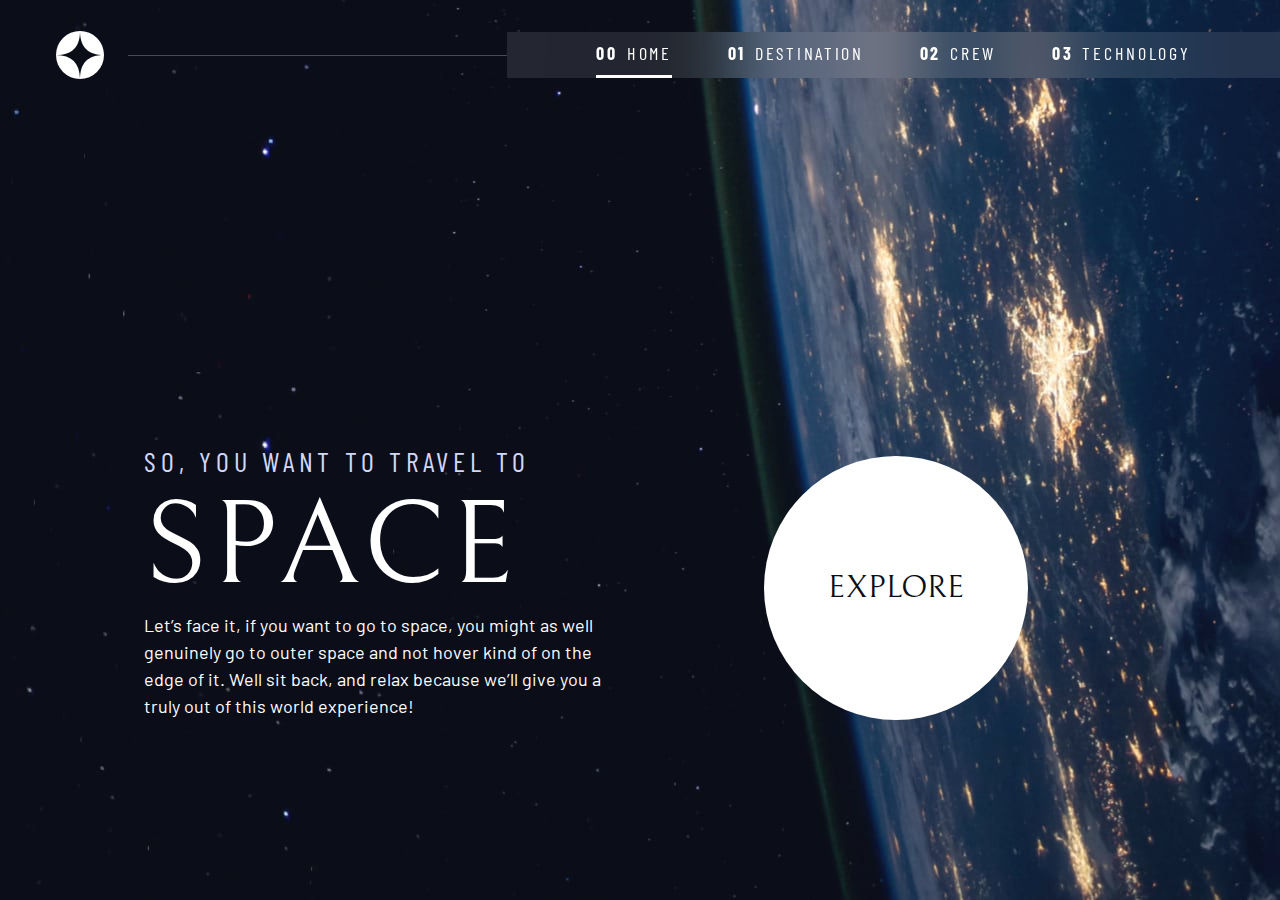
<file: index.html>
<!DOCTYPE html>
<html lang="en">
  <head>
    <meta charset="UTF-8" />
    <meta name="viewport" content="width=device-width, initial-scale=1.0" />

    <link
      rel="icon"
      type="image/png"
      sizes="32x32"
      href="./assets/favicon-32x32.png"
    />
    <!-- Google fonts -->
    <link rel="preconnect" href="https://fonts.googleapis.com" />
    <link rel="preconnect" href="https://fonts.gstatic.com" crossorigin />
    <link
      href="https://fonts.googleapis.com/css2?family=Barlow+Condensed:wght@400;700&family=Bellefair&family=Barlow:wght@400;700&display=swap"
      rel="stylesheet"
    />
    <link rel="stylesheet" href="index.css" />

    <title>Frontend Mentor | Space tourism website</title>
    <script src="index.js" defer></script>
  </head>
  <body class="home">
    <a class="skip-to-content" href="#main">Skip to content</a>
    <header class="primary-header flex">
      <div>
        <img
          src="./assets/shared/logo.svg"
          alt="space tourism logo"
          class="logo"
        />
      </div>
      <button class="mobile-nav-toggle" aria-controls="primary-navigation">
        <span class="sr-only" aria-expanded="false">Menu</span>
      </button>
      <nav>
        <ul
          id="primary-navigation"
          class="primary-navigation underline-indicators flex"
        >
          <li class="active">
            <a
              class="ff-sans-cond uppercase text-white letter-spacing-2"
              href="index.html"
              ><span aria-hidden="true">00</span>Home</a
            >
          </li>
          <li>
            <a
              class="ff-sans-cond uppercase text-white letter-spacing-2"
              href="destination.html"
              ><span aria-hidden="true">01</span>Destination</a
            >
          </li>
          <li>
            <a
              class="ff-sans-cond uppercase text-white letter-spacing-2"
              href="crew.html"
              ><span aria-hidden="true">02</span>Crew</a
            >
          </li>
          <li>
            <a
              class="ff-sans-cond uppercase text-white letter-spacing-2"
              href="technology.html"
              ><span aria-hidden="true">03</span>Technology</a
            >
          </li>
        </ul>
      </nav>
    </header>

    <main id="main" class="grid-container grid-container--home">
      <div>
        <h1 class="text-accent fs-500 ff-sans-cond uppercase letter-spacing-1">
          So, you want to travel to
          <span class="d-block fs-900 ff-serif text-white">Space</span>
        </h1>
        <p>
          Let’s face it, if you want to go to space, you might as well genuinely
          go to outer space and not hover kind of on the edge of it. Well sit
          back, and relax because we’ll give you a truly out of this world
          experience!
        </p>
      </div>
      <div>
        <a
          href="destination.html"
          class="large-btn uppercase ff-serif text-dark bg-white"
          >Explore</a
        >
      </div>
    </main>
  </body>
</html>
</file>
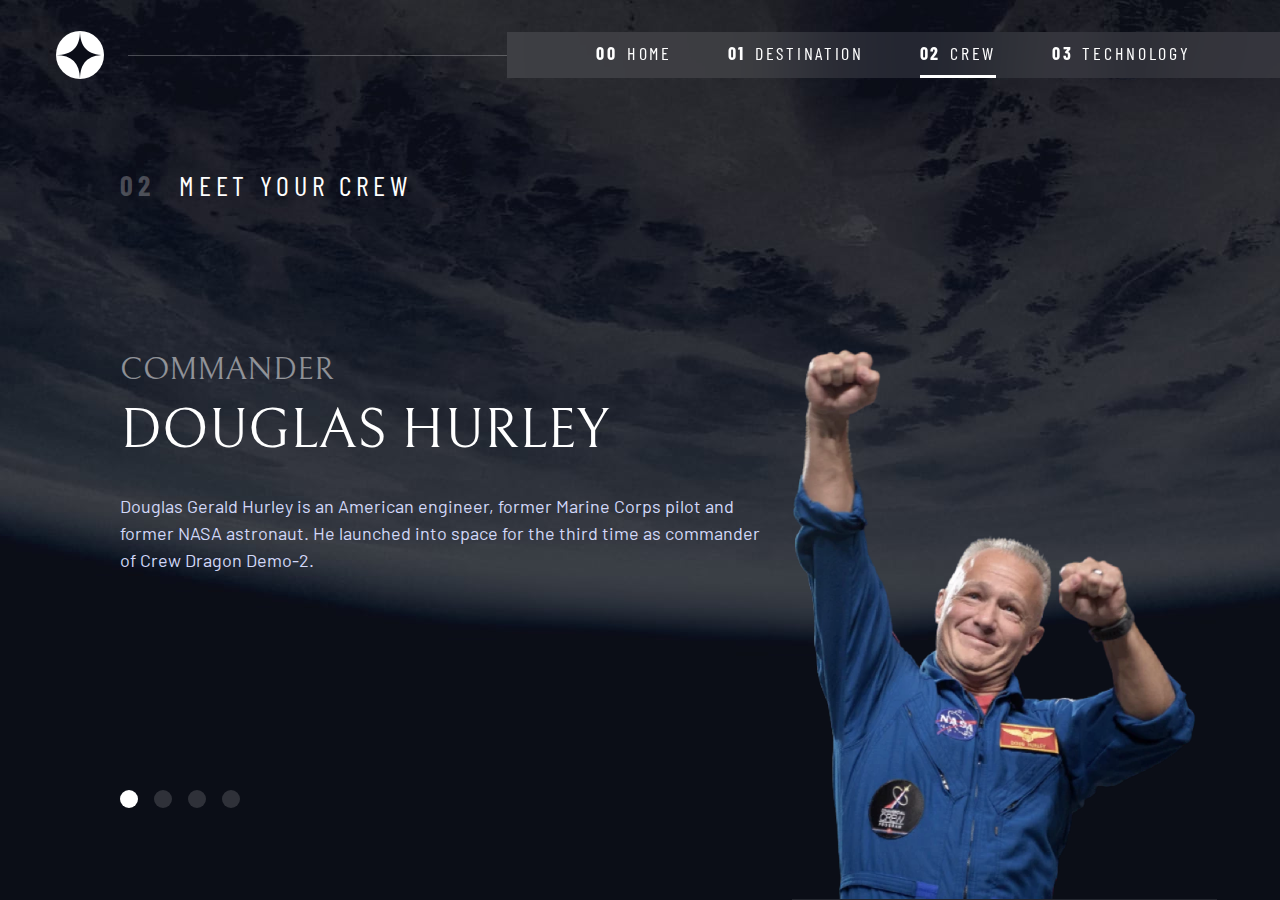
<file: crew.html>
<!DOCTYPE html>
<html lang="en">
  <head>
    <meta charset="UTF-8" />
    <meta name="viewport" content="width=device-width, initial-scale=1.0" />

    <link
      rel="icon"
      type="image/png"
      sizes="32x32"
      href="./assets/favicon-32x32.png"
    />
    <!-- Google fonts -->
    <link rel="preconnect" href="https://fonts.googleapis.com" />
    <link rel="preconnect" href="https://fonts.gstatic.com" crossorigin />
    <link
      href="https://fonts.googleapis.com/css2?family=Barlow+Condensed:wght@400;700&family=Bellefair&family=Barlow:wght@400;700&display=swap"
      rel="stylesheet"
    />

    <!-- Our custom CSS -->
    <link rel="stylesheet" href="index.css" />
    <title>Frontend Mentor | Space tourism website</title>
    <script src="index.js" defer></script>
    <script src="tabs.js" defer></script>
  </head>

  <body class="crew">
    <a class="skip-to-content" href="#main">Skip to content</a>
    <header class="primary-header flex">
      <div>
        <img
          src="./assets/shared/logo.svg"
          alt="space tourism logo"
          class="logo"
        />
      </div>
      <button class="mobile-nav-toggle" aria-controls="primary-navigation">
        <span class="sr-only" aria-expanded="false">Menu</span>
      </button>
      <nav>
        <ul
          id="primary-navigation"
          data-visible="false"
          class="primary-navigation underline-indicators flex"
        >
          <li>
            <a
              class="ff-sans-cond uppercase text-white letter-spacing-2"
              href="index.html"
              ><span aria-hidden="true">00</span>Home</a
            >
          </li>
          <li>
            <a
              class="ff-sans-cond uppercase text-white letter-spacing-2"
              href="destination.html"
              ><span aria-hidden="true">01</span>Destination</a
            >
          </li>
          <li class="active">
            <a
              class="ff-sans-cond uppercase text-white letter-spacing-2"
              href="crew.html"
              ><span aria-hidden="true">02</span>Crew</a
            >
          </li>
          <li>
            <a
              class="ff-sans-cond uppercase text-white letter-spacing-2"
              href="technology.html"
              ><span aria-hidden="true">03</span>Technology</a
            >
          </li>
        </ul>
      </nav>
    </header>

    <main id="main" class="grid-container grid-container--crew flow">
      <h1 class="numbered-title">
        <span aria-hidden="true">02</span> Meet your crew
      </h1>

      <div
        class="dot-indicators flex"
        role="tablist"
        aria-label="crew member list"
      >
        <button
          aria-selected="true"
          aria-controls="commander-tab"
          role="tab"
          data-image="commander-image"
          tabindex="0"
        >
          <span class="sr-only">The commander</span>
        </button>
        <button
          aria-selected="false"
          aria-controls="specialist-tab"
          role="tab"
          data-image="specialist-image"
          tabindex="-1"
        >
          <span class="sr-only">The mission specialist</span>
        </button>
        <button
          aria-selected="false"
          aria-controls="pilot-tab"
          role="tab"
          data-image="pilot-image"
          tabindex="-1"
        >
          <span class="sr-only">The pilot</span>
        </button>
        <button
          aria-selected="false"
          aria-controls="engineer-tab"
          role="tab"
          data-image="engineer-image"
          tabindex="-1"
        >
          <span class="sr-only">The crew engineer</span>
        </button>
      </div>

      <!-- COMMANDER -->
      <article
        class="crew-details flow"
        id="commander-tab"
        role="tabpanel"
        tabindex="0"
      >
        <header class="flow flow--space-small">
          <h2 class="fs-600 ff-serif uppercase">Commander</h2>
          <p class="fs-700 uppercase ff-serif">Douglas Hurley</p>
        </header>
        <p class="text-accent">
          Douglas Gerald Hurley is an American engineer, former Marine Corps
          pilot and former NASA astronaut. He launched into space for the third
          time as commander of Crew Dragon Demo-2.
        </p>
      </article>

      <!-- MISSION SPECIALIST -->
      <article
        hidden
        class="crew-details flow"
        id="specialist-tab"
        role="tabpanel"
        tabindex="0"
      >
        <header class="flow flow--space-small">
          <h2 class="fs-600 ff-serif uppercase">Mission Specialist</h2>
          <p class="fs-700 uppercase ff-serif">Mark SHuttleworth</p>
        </header>
        <p class="text-accent">
          Mark Richard Shuttleworth is the founder and CEO of Canonical, the
          company behind the Linux-based Ubuntu operating system. Shuttleworth
          became the first South African to travel to space as a space tourist.
        </p>
      </article>

      <!-- PILOT -->
      <article
        hidden
        class="crew-details flow"
        id="pilot-tab"
        role="tabpanel"
        tabindex="0"
      >
        <header class="flow flow--space-small">
          <h2 class="fs-600 ff-serif uppercase">Pilot</h2>
          <p class="fs-700 uppercase ff-serif">Steve Molele</p>
        </header>
        <p class="text-accent">
          Pilot on the first operational flight of the SpaceX Crew Dragon to the
          International Space Station. Molele is a commander in the U.S. Navy
          where he pilots an F/A-18.He was a crew member of Expedition 64, and
          served as a station systems flight engineer.
        </p>
      </article>

      <!-- ENGINEER -->
      <article
        hidden
        class="crew-details flow"
        id="engineer-tab"
        role="tabpanel"
        tabindex="0"
      >
        <header class="flow flow--space-small">
          <h2 class="fs-600 ff-serif uppercase">Flight Engineer</h2>
          <p class="fs-700 uppercase ff-serif">Anousheh Ansari</p>
        </header>
        <p class="text-accent">
          Anousheh Ansari is an Iranian American engineer and co-founder of
          Prodea Systems. Ansari was the fourth self-funded space tourist, the
          first self-funded woman to fly to the ISS, and the first Iranian in
          space.
        </p>
      </article>

      <picture id="commander-image">
        <source
          srcset="assets/crew/image-douglas-hurley.webp"
          type="image/webp"
        />
        <img src="assets/crew/image-douglas-hurley.png" alt="Douglas Hurley" />
      </picture>
      <picture id="specialist-image" hidden>
        <source
          srcset="assets/crew/image-mark-shuttleworth.webp"
          type="image/webp"
        />
        <img
          src="assets/crew/image-mark-shuttleworth.png"
          alt="Douglas Hurley"
        />
      </picture>
      <picture id="pilot-image" hidden>
        <source
          srcset="assets/crew/image-victor-glover.webp"
          type="image/webp"
        />
        <img src="assets/crew/image-victor-glover.png" alt="Douglas Hurley" />
      </picture>
      <picture id="engineer-image" hidden>
        <source
          srcset="assets/crew/image-anousheh-ansari.webp"
          type="image/webp"
        />
        <img src="assets/crew/image-anousheh-ansari.png" alt="Douglas Hurley" />
      </picture>
    </main>
  </body>
</html>
</file>
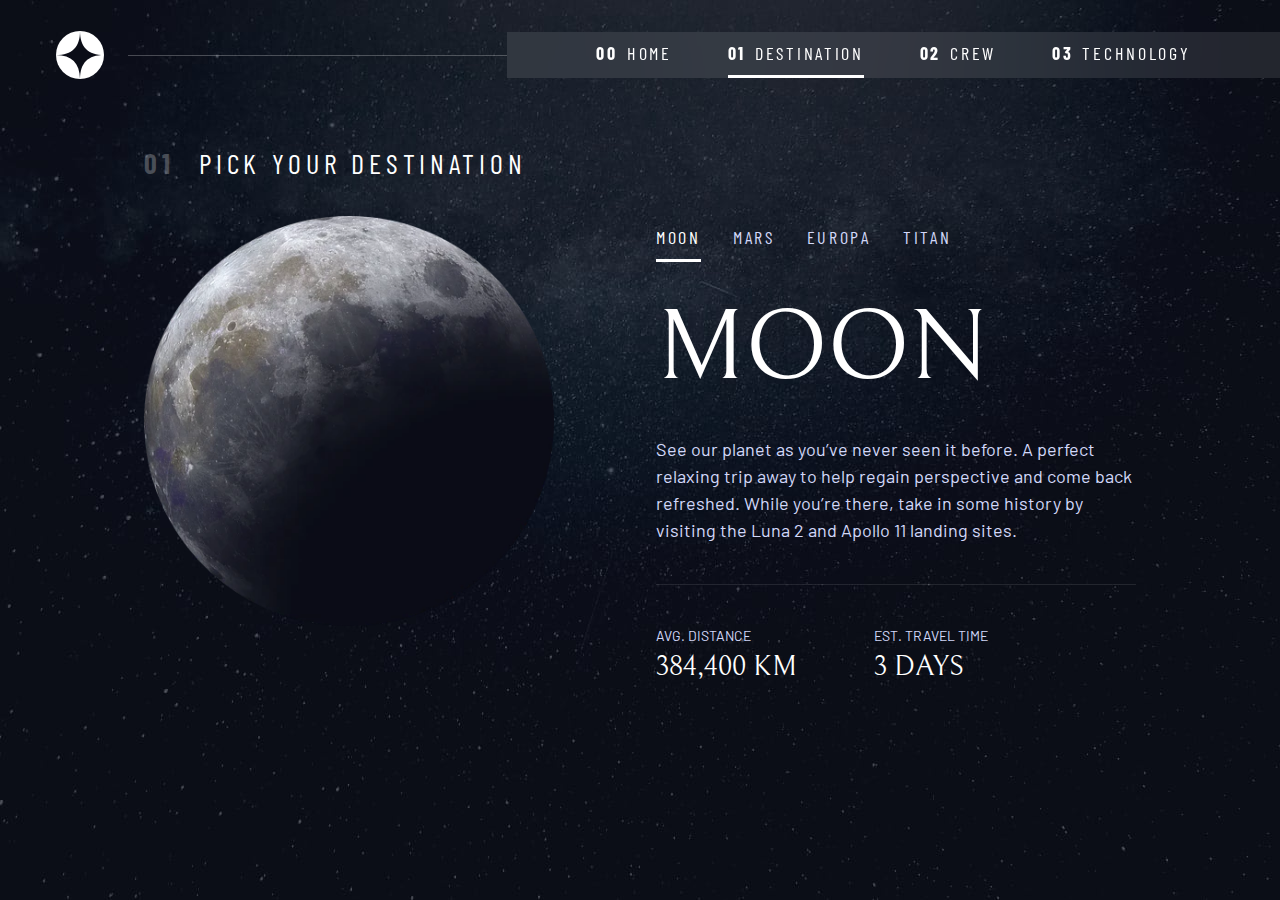
<file: destination.html>
<!DOCTYPE html>
<html lang="en">
  <head>
    <meta charset="UTF-8" />
    <meta name="viewport" content="width=device-width, initial-scale=1.0" />

    <link
      rel="icon"
      type="image/png"
      sizes="32x32"
      href="./assets/favicon-32x32.png"
    />
    <!-- Google fonts -->
    <link rel="preconnect" href="https://fonts.googleapis.com" />
    <link rel="preconnect" href="https://fonts.gstatic.com" crossorigin />
    <link
      href="https://fonts.googleapis.com/css2?family=Barlow+Condensed:wght@400;700&family=Bellefair&family=Barlow:wght@400;700&display=swap"
      rel="stylesheet"
    />
    <link rel="stylesheet" href="index.css" />

    <title>Frontend Mentor | Space tourism website</title>
    <script src="index.js" defer></script>
    <script src="tabs.js" defer></script>
  </head>
  <body class="destination">
    <a class="skip-to-content" href="#main">Skip to content</a>
    <header class="primary-header flex">
      <div>
        <img
          src="./assets/shared/logo.svg"
          alt="space tourism logo"
          class="logo"
        />
      </div>
      <button class="mobile-nav-toggle" aria-controls="primary-navigation">
        <span class="sr-only" aria-expanded="false">Menu</span>
      </button>
      <nav>
        <ul
          id="primary-navigation"
          class="primary-navigation underline-indicators flex"
        >
          <li>
            <a
              class="ff-sans-cond uppercase text-white letter-spacing-2"
              href="index.html"
              ><span aria-hidden="true">00</span>Home</a
            >
          </li>
          <li class="active">
            <a
              class="ff-sans-cond uppercase text-white letter-spacing-2"
              href="destination.html"
              ><span aria-hidden="true">01</span>Destination</a
            >
          </li>
          <li>
            <a
              class="ff-sans-cond uppercase text-white letter-spacing-2"
              href="crew.html"
              ><span aria-hidden="true">02</span>Crew</a
            >
          </li>
          <li>
            <a
              class="ff-sans-cond uppercase text-white letter-spacing-2"
              href="technology.html"
              ><span aria-hidden="true">03</span>Technology</a
            >
          </li>
        </ul>
      </nav>
    </header>

    <main id="main" class="grid-container grid-container--destination flow">
      <h1 class="numbered-title">
        <span aria-hidden="true">01</span> Pick your destination
      </h1>

      <picture id="moon-image">
        <source srcset="assets/destination/image-moon.webp" type="image/webp" />
        <img src="assets/destination/image-moon.png" alt="the moon" />
      </picture>
      <picture hidden="hidden" id="mars-image">
        <source srcset="assets/destination/image-mars.webp" type="image/webp" />
        <img src="./assets/destination/image-mars.png" alt="the planet mars" />
      </picture>
      <picture hidden="hidden" id="europa-image">
        <source
          srcset="assets/destination/image-europa.webp"
          type="image/webp"
        />
        <img
          src="./assets/destination/image-europa.png"
          alt="the planet europa"
        />
      </picture>
      <picture hidden="hidden" id="titan-image">
        <source
          srcset="assets/destination/image-titan.webp"
          type="image/webp"
        />
        <img src="./assets/destination/image-titan.png" alt="the moon titan" />
      </picture>

      <div
        class="tab-list underline-indicators flex"
        role="tablist"
        aria-label="destination list"
      >
        <button
          aria-selected="true"
          role="tab"
          aria-controls="moon-tab"
          class="uppercase ff-sans-cond text-accent letter-spacing-2"
          tabindex="0"
          data-image="moon-image"
        >
          Moon
        </button>
        <button
          aria-selected="false"
          role="tab"
          aria-controls="mars-tab"
          class="uppercase ff-sans-cond text-accent letter-spacing-2"
          tabindex="-1"
          data-image="mars-image"
        >
          Mars
        </button>
        <button
          aria-selected="false"
          role="tab"
          aria-controls="europa-tab"
          class="uppercase ff-sans-cond text-accent letter-spacing-2"
          tabindex="-1"
          data-image="europa-image"
        >
          Europa
        </button>
        <button
          aria-selected="false"
          role="tab"
          aria-controls="titan-tab"
          class="uppercase ff-sans-cond text-accent letter-spacing-2"
          tabindex="-1"
          data-image="titan-image"
        >
          Titan
        </button>
      </div>

      <!-- MOON -->
      <article
        class="destination-info flow"
        id="moon-tab"
        tabindex="0"
        role="tabpanel"
      >
        <h2 class="ff-serif uppercase fs-800">Moon</h2>
        <p class="text-accent">
          See our planet as you’ve never seen it before. A perfect relaxing trip
          away to help regain perspective and come back refreshed. While you’re
          there, take in some history by visiting the Luna 2 and Apollo 11
          landing sites.
        </p>

        <div class="destination-meta flex uppercase">
          <div>
            <h3 class="fs-200 text-accent">Avg. distance</h3>
            <p class="ff-serif">384,400 km</p>
          </div>

          <div>
            <h3 class="fs-200 text-accent">Est. travel time</h3>
            <p class="ff-serif">3 days</p>
          </div>
        </div>
      </article>

      <!-- MARS -->
      <article
        hidden
        class="destination-info flow"
        id="mars-tab"
        tabindex="0"
        role="tabpanel"
      >
        <h2 class="ff-serif uppercase fs-800">Mars</h2>
        <p class="text-accent">
          Don’t forget to pack your hiking boots. You’ll need them to tackle
          Olympus Mons, the tallest planetary mountain in our solar system. It’s
          two and a half times the size of Everest!
        </p>

        <div class="destination-meta flex uppercase">
          <div>
            <h3 class="fs-200 text-accent">Avg. distance</h3>
            <p class="ff-serif">225 mil. km</p>
          </div>

          <div>
            <h3 class="fs-200 text-accent">Est. travel time</h3>
            <p class="ff-serif">9 months</p>
          </div>
        </div>
      </article>

      <!-- EUROPA -->
      <article
        hidden
        class="destination-info flow"
        id="europa-tab"
        tabindex="0"
        role="tabpanel"
      >
        <h2 class="ff-serif uppercase fs-800">Europa</h2>
        <p class="text-accent">
          The smallest of the four Galilean moons orbiting Jupiter, Europa is a
          winter lover’s dream. With an icy surface, it’s perfect for a bit of
          ice skating, curling, hockey, or simple relaxation in your snug
          wintery cabin.
        </p>

        <div class="destination-meta flex uppercase">
          <div>
            <h3 class="fs-200 text-accent">Avg. distance</h3>
            <p class="ff-serif">628 mil. km</p>
          </div>

          <div>
            <h3 class="fs-200 text-accent">Est. travel time</h3>
            <p class="ff-serif">3 years</p>
          </div>
        </div>
      </article>

      <!-- TITAN -->
      <article
        hidden
        class="destination-info flow"
        id="titan-tab"
        tabindex="0"
        role="tabpanel"
      >
        <h2 class="ff-serif uppercase fs-800">Titan</h2>
        <p class="text-accent">
          The only moon known to have a dense atmosphere other than Earth, Titan
          is a home away from home (just a few hundred degrees colder!). As a
          bonus, you get striking views of the Rings of Saturn.
        </p>

        <div class="destination-meta flex uppercase">
          <div>
            <h3 class="fs-200 text-accent">Avg. distance</h3>
            <p class="ff-serif">1.6 bil. km</p>
          </div>

          <div>
            <h3 class="fs-200 text-accent">Est. travel time</h3>
            <p class="ff-serif">7 years</p>
          </div>
        </div>
      </article>
    </main>
  </body>
</html>
</file>
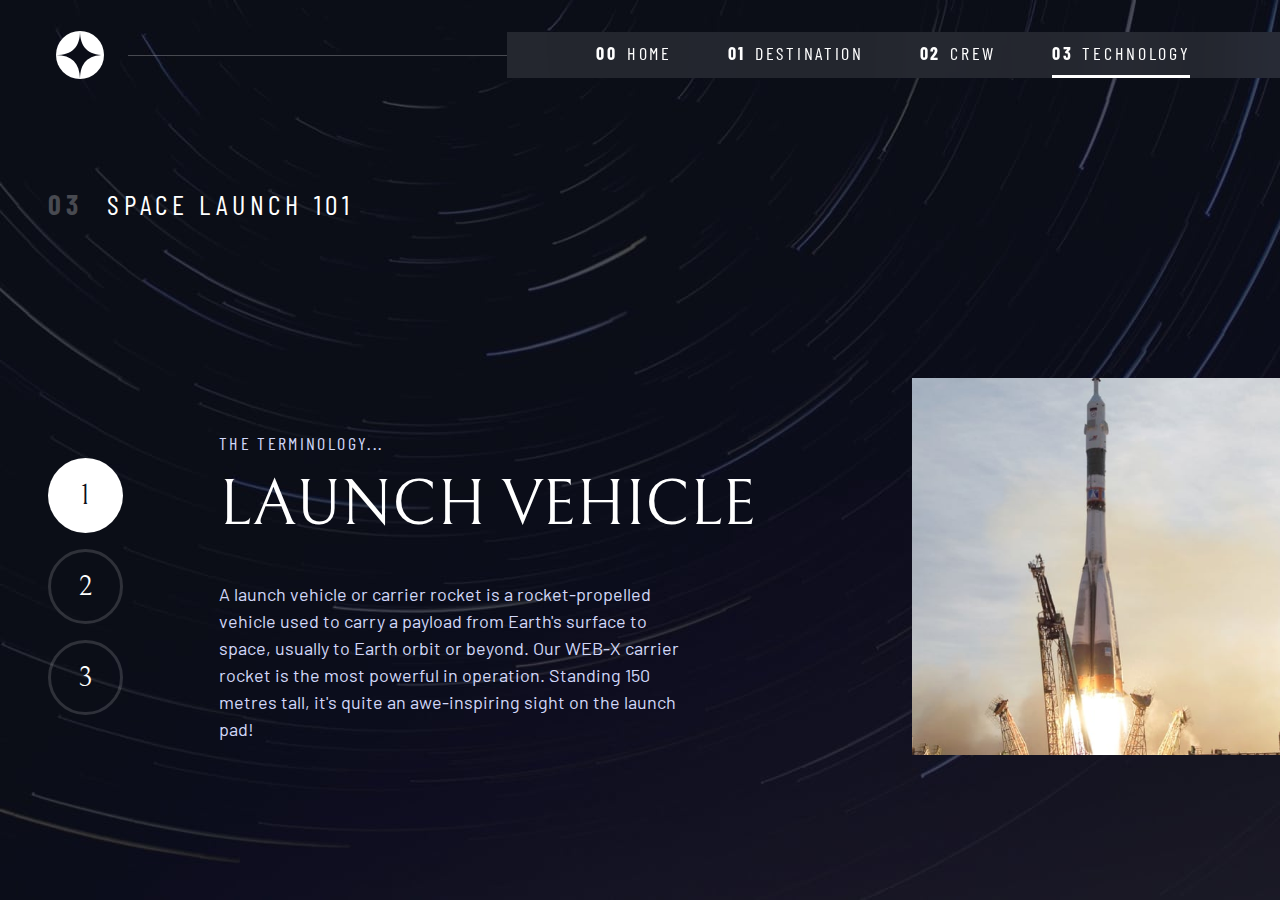
<file: technology.html>
<!DOCTYPE html>
<html lang="en">
  <head>
    <meta charset="UTF-8" />
    <meta name="viewport" content="width=device-width, initial-scale=1.0" />

    <link
      rel="icon"
      type="image/png"
      sizes="32x32"
      href="./assets/favicon-32x32.png"
    />
    <!-- Google fonts -->
    <link rel="preconnect" href="https://fonts.googleapis.com" />
    <link rel="preconnect" href="https://fonts.gstatic.com" crossorigin />
    <link
      href="https://fonts.googleapis.com/css2?family=Barlow+Condensed:wght@400;700&family=Bellefair&family=Barlow:wght@400;700&display=swap"
      rel="stylesheet"
    />
    <link rel="stylesheet" href="index.css" />

    <title>Frontend Mentor | Space tourism website</title>
    <script src="index.js" defer></script>
    <script src="tabs.js" defer></script>
  </head>
  <body class="technology">
    <a class="skip-to-content" href="#main">Skip to content</a>
    <header class="primary-header flex">
      <div>
        <img
          src="./assets/shared/logo.svg"
          alt="space tourism logo"
          class="logo"
        />
      </div>
      <button class="mobile-nav-toggle" aria-controls="primary-navigation">
        <span class="sr-only" aria-expanded="false">Menu</span>
      </button>
      <nav>
        <ul
          id="primary-navigation"
          data-visible="false"
          class="primary-navigation underline-indicators flex"
        >
          <li>
            <a
              class="ff-sans-cond uppercase text-white letter-spacing-2"
              href="index.html"
              ><span aria-hidden="true">00</span>Home</a
            >
          </li>
          <li>
            <a
              class="ff-sans-cond uppercase text-white letter-spacing-2"
              href="destination.html"
              ><span aria-hidden="true">01</span>Destination</a
            >
          </li>
          <li>
            <a
              class="ff-sans-cond uppercase text-white letter-spacing-2"
              href="crew.html"
              ><span aria-hidden="true">02</span>Crew</a
            >
          </li>
          <li class="active">
            <a
              class="ff-sans-cond uppercase text-white letter-spacing-2"
              href="technology.html"
              ><span aria-hidden="true">03</span>Technology</a
            >
          </li>
        </ul>
      </nav>
    </header>

    <main id="main" class="grid-container grid-container--technology flow">
      <h1 class="numbered-title">
        <span aria-hidden="true">03</span> Space launch 101
      </h1>

      <div class="flex control">
        <div
          class="number-buttons flex"
          role="tablist"
          aria-label="technology list"
        >
          <button
            aria-selected="true"
            aria-controls="vehicle-tab"
            role="tab"
            data-image="vehicle-image"
            tabindex="0"
            class="text-white fs-500 ff-serif"
          >
            1
          </button>
          <button
            aria-selected="false"
            aria-controls="capsule-tab"
            role="tab"
            data-image="capsule-image"
            tabindex="0"
            class="text-white fs-500 ff-serif"
          >
            2
          </button>
          <button
            aria-selected="false"
            aria-controls="spaceport-tab"
            role="tab"
            data-image="spaceport-image"
            tabindex="0"
            class="text-white fs-500 ff-serif"
          >
            3
          </button>
        </div>

        <!-- VEHICLE -->
        <article
          class="technology-info flow"
          id="vehicle-tab"
          tabindex="0"
          role="tabpanel"
        >
          <header>
            <p class="text-accent uppercase ff-sans-cond letter-spacing-3">
              The terminology...
            </p>
            <h2 class="fs-700 ff-serif uppercase">Launch vehicle</h2>
          </header>
          <p class="text-accent">
            A launch vehicle or carrier rocket is a rocket-propelled vehicle
            used to carry a payload from Earth's surface to space, usually to
            Earth orbit or beyond. Our WEB-X carrier rocket is the most powerful
            in operation. Standing 150 metres tall, it's quite an awe-inspiring
            sight on the launch pad!
          </p>
        </article>

        <!-- CAPSULE -->
        <article
          hidden
          class="technology-info flow"
          id="capsule-tab"
          tabindex="0"
          role="tabpanel"
        >
          <header>
            <p class="text-accent uppercase ff-sans-cond letter-spacing-3">
              The terminology...
            </p>
            <h2 class="fs-700 ff-serif uppercase">Space capsule</h2>
          </header>
          <p class="text-accent">
            A space capsule is an often-crewed spacecraft that uses a blunt-body
            reentry capsule to reenter the Earth's atmosphere without wings. Our
            capsule is where you'll spend your time during the flight. It
            includes a space gym, cinema, and plenty of other activities to keep
            you entertained.
          </p>
        </article>

        <!-- SPACEPORT -->
        <article
          hidden
          class="technology-info flow"
          id="spaceport-tab"
          tabindex="0"
          role="tabpanel"
        >
          <header>
            <p class="text-accent uppercase ff-sans-cond letter-spacing-3">
              The terminology...
            </p>
            <h2 class="fs-700 ff-serif uppercase">Spaceport</h2>
          </header>
          <p class="text-accent">
            A spaceport or cosmodrome is a site for launching (or receiving)
            spacecraft, by analogy to the seaport for ships or airport for
            aircraft. Based in the famous Cape Canaveral, our spaceport is
            ideally situated to take advantage of the Earth’s rotation for
            launch.
          </p>
        </article>
      </div>

      <picture id="vehicle-image">
        <img
          class="landscape"
          src="assets/technology/image-launch-vehicle-landscape.jpg"
          alt="launch vehicle"
        />
        <img
          class="hidden portrait"
          src="assets/technology/image-launch-vehicle-portrait.jpg"
          alt="launch vehicle"
        />
      </picture>

      <picture hidden id="capsule-image">
        <img
          class="landscape"
          src="assets/technology/image-space-capsule-landscape.jpg"
          alt="launch vehicle"
        />
        <img
          class="hidden portrait"
          src="assets/technology/image-space-capsule-portrait.jpg"
          alt="launch vehicle"
        />
      </picture>

      <picture hidden id="spaceport-image">
        <img
          class="landscape"
          src="assets/technology/image-spaceport-landscape.jpg"
          alt="launch vehicle"
        />
        <img
          class="hidden portrait"
          src="assets/technology/image-spaceport-portrait.jpg"
          alt="launch vehicle"
        />
      </picture>
    </main>
  </body>
</html>
</file>
<file: index.css>
/* --------- RESETS --------- */

*,
*::before,
*::after {
  box-sizing: border-box;
}

body,
h1,
h2,
h3,
h4,
h5,
p,
figure,
picture {
  margin: 0;
}

a {
  text-decoration: none;
}

h1,
h2,
h3,
h4,
h5,
h6,
p {
  font-weight: 400;
}

body {
  font-family: var(--ff-sans-normal);
  font-size: var(--fs-400);
  color: hsl(var(--clr-white));
  background-color: hsl(var(--clr-dark));
  line-height: 1.5;
  min-height: 100vh;

  display: grid;
  grid-template-rows: min-content 1fr;

  overflow-x: hidden;
}

img {
  max-width: 95%;
  display: block;
}

picture {
  max-width: 95%;
}

input,
button,
textarea,
select {
  font: inherit;
}

@media (prefers-reduced-motion: reduce) {
  *,
  *::before,
  *::after {
    animation-duration: 0.01ms !important;
    animation-iteration-count: 1 !important;
    transition-duration: 0.01ms !important;
    scroll-behavior: auto !important;
  }
}

/* --------- RESETS END --------- */

/* --------- CUSTOM PROPERTIES --------- */

:root {
  /* colors */
  --clr-dark: 230 35% 7%;
  --clr-light: 231 77% 90%;
  --clr-white: 0 0% 100%;

  /* font sizes */
  --fs-900: clamp(5rem, 8vw + 1rem, 9.375rem);
  --fs-800: 3.5rem;
  --fs-700: 1.5rem;
  --fs-600: 1rem;
  --fs-500: 1rem;
  --fs-400: 0.9375rem;
  --fs-300: 1rem;
  --fs-200: 0.875rem;

  /* font-families */
  --ff-serif: "Bellefair", serif;
  --ff-sans-cond: "Barlow Condensed", sans-serif;
  --ff-sans-normal: "Barlow", sans-serif;
}

@media (min-width: 35em) {
  :root {
    --fs-800: 5rem;
    --fs-700: 2.5rem;
    --fs-600: 1.5rem;
    --fs-500: 1.25rem;
    --fs-400: 1rem;
  }
}

@media (min-width: 45em) {
  :root {
    /* font-sizes */
    --fs-800: 6.25rem;
    --fs-700: 3.5rem;
    --fs-600: 2rem;
    --fs-500: 1.75rem;
    --fs-400: 1.125rem;
  }
}

/* --------- CUSTOM PROPERTIES END --------- */

/* --------- UTILITY CLASSES --------- */
/* general */
.flex {
  display: flex;
  gap: var(--gap, 1rem);
}

.grid {
  display: grid;
  gap: var(--gap, 1rem);
}

.d-block {
  display: block;
}

.flow > * + * {
  margin-top: var(--flow-space, 1rem);
}

.container {
  max-width: 80rem;
  padding-inline: 2em;
  margin-inline: auto;
}

.flow--space-small {
  --flow-space: 0.75rem;
}

.sr-only {
  position: absolute;
  width: 1px;
  height: 1px;
  padding: 0;
  margin: -1px;
  overflow: hidden;
  clip: rect(0, 0, 0, 0);
  white-space: nowrap; /* added line */
  border: 0;
}

.skip-to-content {
  position: absolute;
  z-index: 9999;
  background: hsl(var(--clr-white));
  color: hsl(var(--clr-dark));
  padding: 0.5em 1em;
  margin-inline: auto;
  transform: translateY(-100%);
  transition: transform 0.25s ease-in;
}

.skip-to-content:focus {
  transform: translateY(0);
}

/* colors */

.bg-dark {
  background-color: hsl(var(--clr-dark));
}
.bg-accent {
  background-color: hsl(var(--clr-light));
}
.bg-white {
  background-color: hsl(var(--clr-white));
}

.text-dark {
  color: hsl(var(--clr-dark));
}
.text-accent {
  color: hsl(var(--clr-light));
}
.text-white {
  color: hsl(var(--clr-white));
}

/* typography */

.ff-serif {
  font-family: var(--ff-serif);
}
.ff-sans-cond {
  font-family: var(--ff-sans-cond);
}
.ff-sans-normal {
  font-family: var(--ff-sans-normal);
}

.letter-spacing-1 {
  letter-spacing: 4.75px;
}
.letter-spacing-2 {
  letter-spacing: 2.7px;
}
.letter-spacing-3 {
  letter-spacing: 2.35px;
}

.uppercase {
  text-transform: uppercase;
}

.fs-900 {
  font-size: var(--fs-900);
}
.fs-800 {
  font-size: var(--fs-800);
}
.fs-700 {
  font-size: var(--fs-700);
}
.fs-600 {
  font-size: var(--fs-600);
}
.fs-500 {
  font-size: var(--fs-500);
}
.fs-400 {
  font-size: var(--fs-400);
}
.fs-300 {
  font-size: var(--fs-300);
}
.fs-200 {
  font-size: var(--fs-200);
}

.fs-900,
.fs-800,
.fs-700,
.fs-600 {
  line-height: 1.1;
}

.numbered-title {
  font-family: var(--ff-sans-cond);
  font-size: var(--fs-500);
  text-transform: uppercase;
  letter-spacing: 4.72px;
}

.numbered-title span {
  margin-right: 0.5em;
  font-weight: 700;
  color: hsl(var(--clr-white) / 0.25);
}

/* --------- UTILITY CLASSES END --------- */

/* --------- COMPONENTS --------- */

.large-btn {
  font-size: 2rem;
  position: relative;
  display: inline-grid;
  z-index: 1;
  place-items: center;
  border-radius: 50%;
  padding: 0 2em;
  aspect-ratio: 1;
}

.large-btn::after {
  content: "";
  position: absolute;
  z-index: -1;
  background: hsl(var(--clr-white) / 0.15);
  width: 100%;
  height: 100%;
  border-radius: 50%;
  opacity: 0;
  transition: opacity 0.5s linear, transform 0.75s ease-in-out;
}

.large-btn:hover::after,
.large-btn:focus::after {
  opacity: 1;
  transform: scale(1.4);
}

.logo {
  margin: 1.5rem clamp(1.5rem, 5vw, 3.5rem);
}

.primary-header {
  justify-content: space-between;
  align-items: center;
}

.primary-navigation {
  gap: clamp(1.5rem, 5vw, 3.5rem);
  --underline-gap: 2rem;
  list-style: none;
  padding: 0;
  margin: 0;
  background: hsl(var(--clr-dark) / 0.95);
}

@supports (backdrop-filter: blur(30px)) {
  .primary-navigation {
    background: hsl(var(--clr-white) / 0.1);
    -webkit-backdrop-filter: blur(30px);
    backdrop-filter: blur(30px);
  }
}

.primary-navigation a > span {
  font-weight: 700;
  margin-right: 0.5em;
}

.mobile-nav-toggle {
  display: none;
}

@media (max-width: 35rem) {
  .primary-navigation {
    --underline-gap: 0.5rem;
    position: fixed;
    z-index: 1000;
    inset: 0 0 0 30%;
    list-style: none;
    padding: min(20rem, 15vh) 0rem 0rem 2rem;
    margin: 0;
    flex-direction: column;
    transform: translateX(100%);
    transition: transform 0.3s ease-in-out;
  }

  .primary-navigation[data-visible="true"] {
    transform: translateX(0);
  }

  .primary-navigation.underline-indicators > * {
    border: 0;
  }

  .primary-navigation.underline-indicators > .active,
  .primary-navigation.underline-indicators > [aria-selected="true"] {
    color: hsl(var(--clr-white) / 1);
    border-right: 0.4em solid hsl(var(--clr-white) / 1);
  }

  .mobile-nav-toggle {
    display: block;
    position: absolute;
    z-index: 2000;
    right: 1rem;
    top: 2rem;
    background: transparent;
    border: 0;
    background-image: url(./assets/shared/icon-hamburger.svg);
    background-repeat: no-repeat;
    background-position: center;
    width: 1.5rem;
    aspect-ratio: 1;
    cursor: pointer;
    transition: background-image 0.2s ease;
  }

  .mobile-nav-toggle[aria-expanded="true"] {
    background-image: url(./assets/shared/icon-close.svg);
  }

  .mobile-nav-toggle:focus-visible {
    outline: 5px solid white;
    outline-offset: 5px;
  }
}

@media (min-width: 35em) {
  .primary-navigation {
    padding-inline: clamp(3rem, 7vw, 7rem);
  }
}

@media (min-width: 35em) and (max-width: 44.999em) {
  .primary-navigation a > span {
    display: none;
  }
}

@media (min-width: 45em) {
  .primary-header::after {
    content: "";
    display: block;
    position: relative;
    height: 1px;
    width: 100%;
    margin-right: -2.5rem;
    background: hsl(var(--clr-white) / 0.25);
    order: 1;
  }

  nav {
    order: 2;
  }

  .primary-navigation {
    margin-block: 2rem;
  }
}

.underline-indicators > * {
  cursor: pointer;
  padding: var(--underline-space, 0.5rem) 0;
  border: 0;
  border-bottom: 0.2rem solid hsl(var(--clr-white) / 0);
  background-color: transparent;
  transition: border-bottom 0.3s ease-in-out;
}

.underline-indicators > li:focus,
.underline-indicators > button:focus {
  border-color: hsl(var(--clr-white) / 0.5);
}

@media (hover: hover) {
  .underline-indicators > li:hover,
  .underline-indicators > button:hover {
    border-color: hsl(var(--clr-white) / 0.5);
  }
}

@media (min-width: 35rem) {
  .underline-indicators > .active,
  .underline-indicators > [aria-selected="true"] {
    color: hsl(var(--clr-white) / 1);
    border-color: hsl(var(--clr-white) / 1);
  }
}

.tab-list {
  --gap: 2rem;
}

.dot-indicators > * {
  cursor: pointer;
  background-color: hsl(var(--clr-white) / 0.15);
  border-radius: 50%;
  border: 0;
  aspect-ratio: 1;
  padding: 0.5em;
  transition: background-color 0.3s ease-in-out;
}

.dot-indicators > button:hover,
.dot-indicators > button:focus {
  background-color: hsl(var(--clr-white) / 0.5);
}

.dot-indicators > [aria-selected="true"] {
  background-color: hsl(var(--clr-white) / 1);
}

.number-buttons > * {
  cursor: pointer;
  place-items: center;
  border: 0.2rem solid hsl(var(--clr-white) / 0.15);
  border-radius: 50%;
  background: none;
  padding: 0 1em;
  aspect-ratio: 1;
  transition: border 0.3s ease-in-out;
}

.number-buttons > button:hover,
.number-buttons > button:focus {
  border: 0.2rem solid hsl(var(--clr-white) / 0.5);
}

.number-buttons > [aria-selected="true"] {
  color: hsl(var(--clr-dark) / 1);
  background-color: hsl(var(--clr-white) / 1);
}

/* --------- COMPONENTS END --------- */

/* --------- PAGE SPECIFIC --------- */

body {
  background-size: cover;
  background-position: bottom center;
}

/* HOME */

.home {
  background-image: url(./assets/home/background-home-mobile.jpg);
}

@media (min-width: 35em) {
  .home {
    background-position: center center;
    background-image: url(./assets/home/background-home-tablet.jpg);
  }
}

@media (min-width: 45em) {
  .home {
    background-image: url(./assets/home/background-home-desktop.jpg);
  }
}

/* DESTINATION */

.destination {
  background-image: url(./assets/destination/background-destination-mobile.jpg);
}

@media (min-width: 35em) {
  .destination {
    background-position: center center;
    background-image: url(./assets/destination/background-destination-tablet.jpg);
  }
}

@media (min-width: 45em) {
  .destination {
    background-image: url(./assets/destination/background-destination-desktop.jpg);
  }
}

/* CREW */

.crew {
  background-image: url(./assets/crew/background-crew-mobile.jpg);
}

@media (min-width: 35em) {
  .crew {
    background-position: center center;
    background-image: url(./assets/crew/background-crew-tablet.jpg);
  }
}

@media (min-width: 45em) {
  .crew {
    background-image: url(./assets/crew/background-crew-desktop.jpg);
  }
}

/* TECHNOLOGY */

.technology {
  background-image: url(./assets/technology/background-technology-mobile.jpg);
}

@media (min-width: 35em) {
  .technology {
    background-position: center center;
    background-image: url(./assets/technology/background-technology-tablet.jpg);
  }
}

@media (min-width: 45em) {
  .technology {
    background-image: url(./assets/technology/background-technology-desktop.jpg);
  }
}

/* LAYOUT */

.grid-container {
  text-align: center;
  display: grid;
  place-items: center;
  padding-inline: 1rem;
  padding-bottom: 4rem;
}

.grid-container p:not([class]) {
  max-width: 50ch;
}

.numbered-title {
  grid-area: title;
}

/* destination layout */

.grid-container--destination {
  --flow-space: 2rem;
  grid-template-areas:
    "title"
    "image"
    "tabs"
    "content";
}

.grid-container--destination > picture {
  grid-area: image;
  max-width: 60%;
  align-self: start;
}

.grid-container--destination > .tab-list {
  grid-area: tabs;
}

.grid-container--destination > .destination-info {
  grid-area: content;
}

.destination-meta {
  flex-direction: column;
  border-top: 1px solid hsl(var(--clr-white) / 0.1);
  padding-top: 2.5rem;
  margin-top: 2.5rem;
}

.destination-meta p {
  font-size: 1.75rem;
}

/* crew layout */

.grid-container--crew {
  --flow-space: 2rem;
  grid-template-areas:
    "title"
    "image"
    "tabs"
    "content";
}

.grid-container--crew > picture {
  grid-area: image;
  max-width: 60%;
  border-bottom: 1px solid hsl(var(--clr-white) / 0.1);
}

.grid-container--crew > .dot-indicators {
  grid-area: tabs;
}

.grid-container--crew > .crew-details {
  grid-area: content;
}

.crew-details h2 {
  color: hsl(var(--clr-white) / 0.5);
}

@media (min-width: 35em) {
  .numbered-title {
    justify-self: start;
    margin-top: 2rem;
  }

  .destination-meta {
    flex-direction: row;
    justify-content: space-evenly;
  }

  .grid-container--crew {
    padding-bottom: 0;
    grid-template-areas:
      "title"
      "content"
      "tabs"
      "image";
  }
}

@media (min-width: 45em) {
  .grid-container {
    text-align: left;
    column-gap: var(--container-gap, 2rem);
    grid-template-columns: minmax(1rem, 1fr) repeat(2, minmax(0, 30rem)) minmax(
        1rem,
        1fr
      );
  }

  .grid-container--home {
    padding-bottom: max(6rem, 20vh);
    align-items: end;
  }

  .grid-container--home > *:first-child {
    grid-column: 2;
  }

  .grid-container--home > *:last-child {
    grid-column: 3;
  }

  .grid-container--destination {
    justify-items: start;
    align-content: start;
    grid-template-areas:
      ". title title ."
      ". image tabs ."
      ". image content .";
  }

  .grid-container--destination > picture {
    max-width: 90%;
  }

  .destination-meta {
    justify-content: start;
    --gap: min(6vw, 6rem);
  }

  .grid-container--crew {
    grid-template-columns: minmax(1rem, 1fr) minmax(0, 40rem) minmax(0, 23rem) minmax(
        1rem,
        1fr
      );
    justify-items: start;
    grid-template-areas:
      ". title title ."
      ". content image ."
      ". tabs image .";
  }

  .grid-container--crew > picture {
    grid-column: span 2;
    align-self: end;
    max-width: 90%;
  }
}

/* technology layout */

.grid-container--technology {
  --flow-space: 2.5rem;
  grid-template-areas:
    "title"
    "image"
    "tabs"
    "content";
}

.grid-container--technology .control {
  flex-direction: column;
  align-items: center;
}

.grid-container--technology > picture {
  grid-area: image;
  max-width: 100%;
  margin: 0;
}

.grid-container--technology > .number-buttons {
  grid-area: tabs;
}

.grid-container--technology > .technology-info {
  grid-area: content;
}

.grid-container--technology {
  padding-inline: 0;
}

.grid-container--technology .numbered-title {
  margin-bottom: 2rem;
}

.technology-info header > p {
  margin-bottom: 0.5rem;
}

.technology-info > p {
  max-width: 90%;
  margin-left: auto;
  margin-right: auto;
}

.grid-container--technology picture > .landscape {
  max-width: 101%;
}

@media (min-width: 35em) {
  .technology-info {
    max-width: 65%;
  }

  .grid-container--technology .numbered-title {
    padding-left: 2.3rem;
  }

  .technology-info > p {
    max-width: 100%;
  }
}

@media (min-width: 45em) {
  .grid-container--technology {
    grid-template-columns:
      minmax(1rem, 1fr) minmax(0, 55rem) minmax(0, 20rem)
      minmax(1rem, 1fr);
    justify-items: start;
    grid-template-areas:
      ". title title  ."
      ". content image ."
      ". content image .";
  }

  .grid-container--technology .numbered-title {
    padding-left: 0;
  }

  .grid-container--technology > .control {
    flex-direction: row;
    gap: 6rem;
    grid-area: content;
  }

  .grid-container--technology .control > .number-buttons {
    flex-direction: column;
  }

  .technology-info {
    max-width: 100%;
  }

  .technology-info header > p {
    margin-bottom: 0.8rem;
  }

  .technology-info header > h2 {
    font-size: 4rem;
  }

  .technology-info > p {
    max-width: 70%;
    margin-left: 0;
    margin-right: 0;
  }

  .grid-container--technology picture > .landscape {
    display: none;
  }

  .grid-container--technology picture > .portrait {
    display: block;
    max-width: 100%;
  }

  .grid-container--technology > picture {
    margin: 0;
    grid-column: span 2;
  }
}

.hidden {
  display: none;
}
</file>
